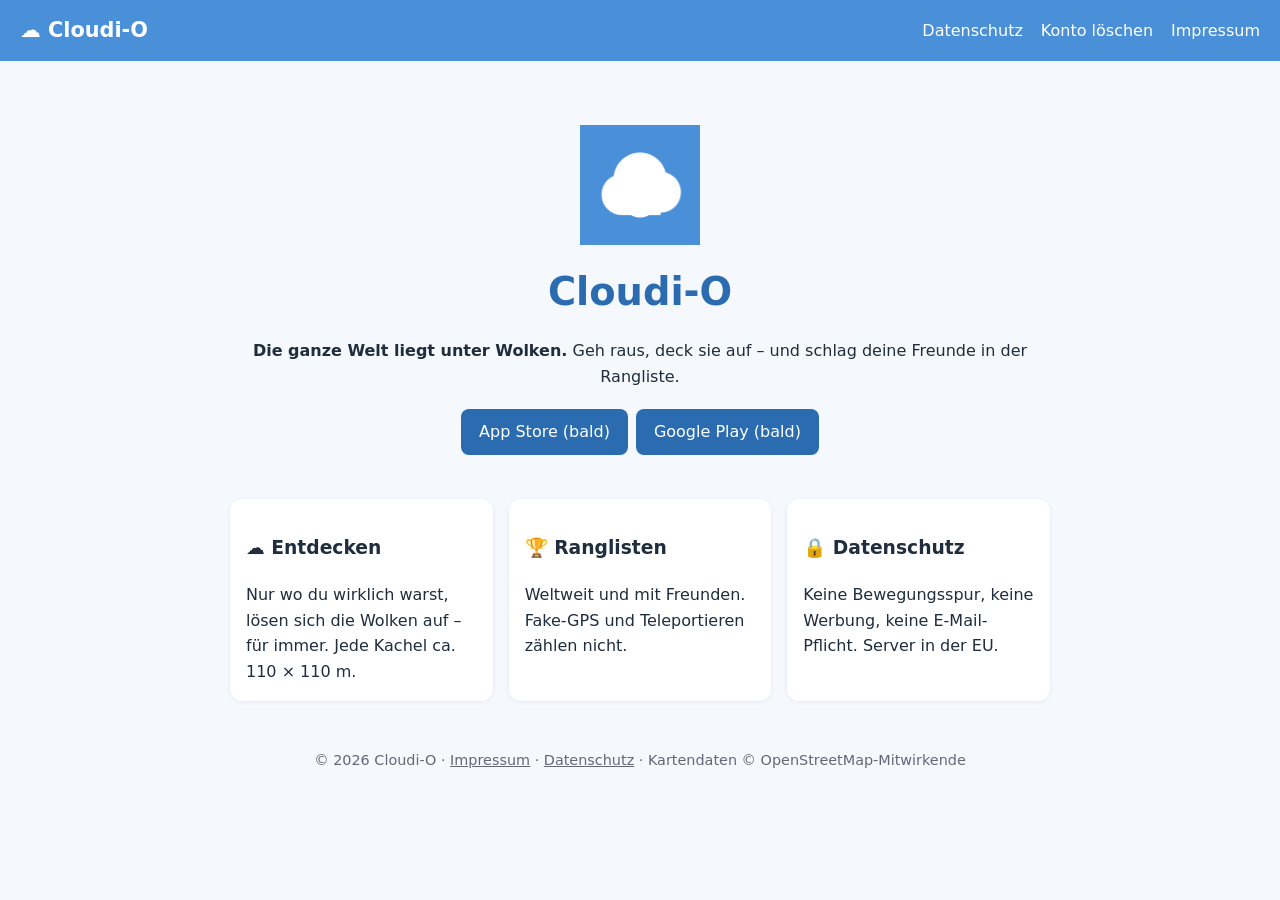
<file: index.html>
<!doctype html><html lang="de"><head><meta charset="utf-8"><meta name="viewport" content="width=device-width,initial-scale=1">
<title>Die Welt liegt unter Wolken – Cloudi-O</title><link rel="icon" href="icon.png"><link rel="stylesheet" href="style.css"></head><body>
<header><a class="logo" href="index.html">☁ Cloudi-O</a><a href="datenschutz.html">Datenschutz</a><a href="konto-loeschen.html">Konto löschen</a><a href="impressum.html">Impressum</a></header>
<main><section class="hero"><img src="icon.png" width="120" alt="Cloudi-O Logo"><h1>Cloudi-O</h1>
<p><b>Die ganze Welt liegt unter Wolken.</b> Geh raus, deck sie auf – und schlag deine Freunde in der Rangliste.</p>
<a class="btn" href="#">App Store (bald)</a><a class="btn" href="#">Google Play (bald)</a></section>
<div class="cards"><div class="card"><h3>☁ Entdecken</h3>Nur wo du wirklich warst, lösen sich die Wolken auf – für immer. Jede Kachel ca. 110 × 110 m.</div>
<div class="card"><h3>🏆 Ranglisten</h3>Weltweit und mit Freunden. Fake-GPS und Teleportieren zählen nicht.</div>
<div class="card"><h3>🔒 Datenschutz</h3>Keine Bewegungsspur, keine Werbung, keine E-Mail-Pflicht. Server in der EU.</div></div></main><footer>© 2026 Cloudi-O · <a href="impressum.html">Impressum</a> · <a href="datenschutz.html">Datenschutz</a> · Kartendaten © OpenStreetMap-Mitwirkende</footer></body></html>
</file>
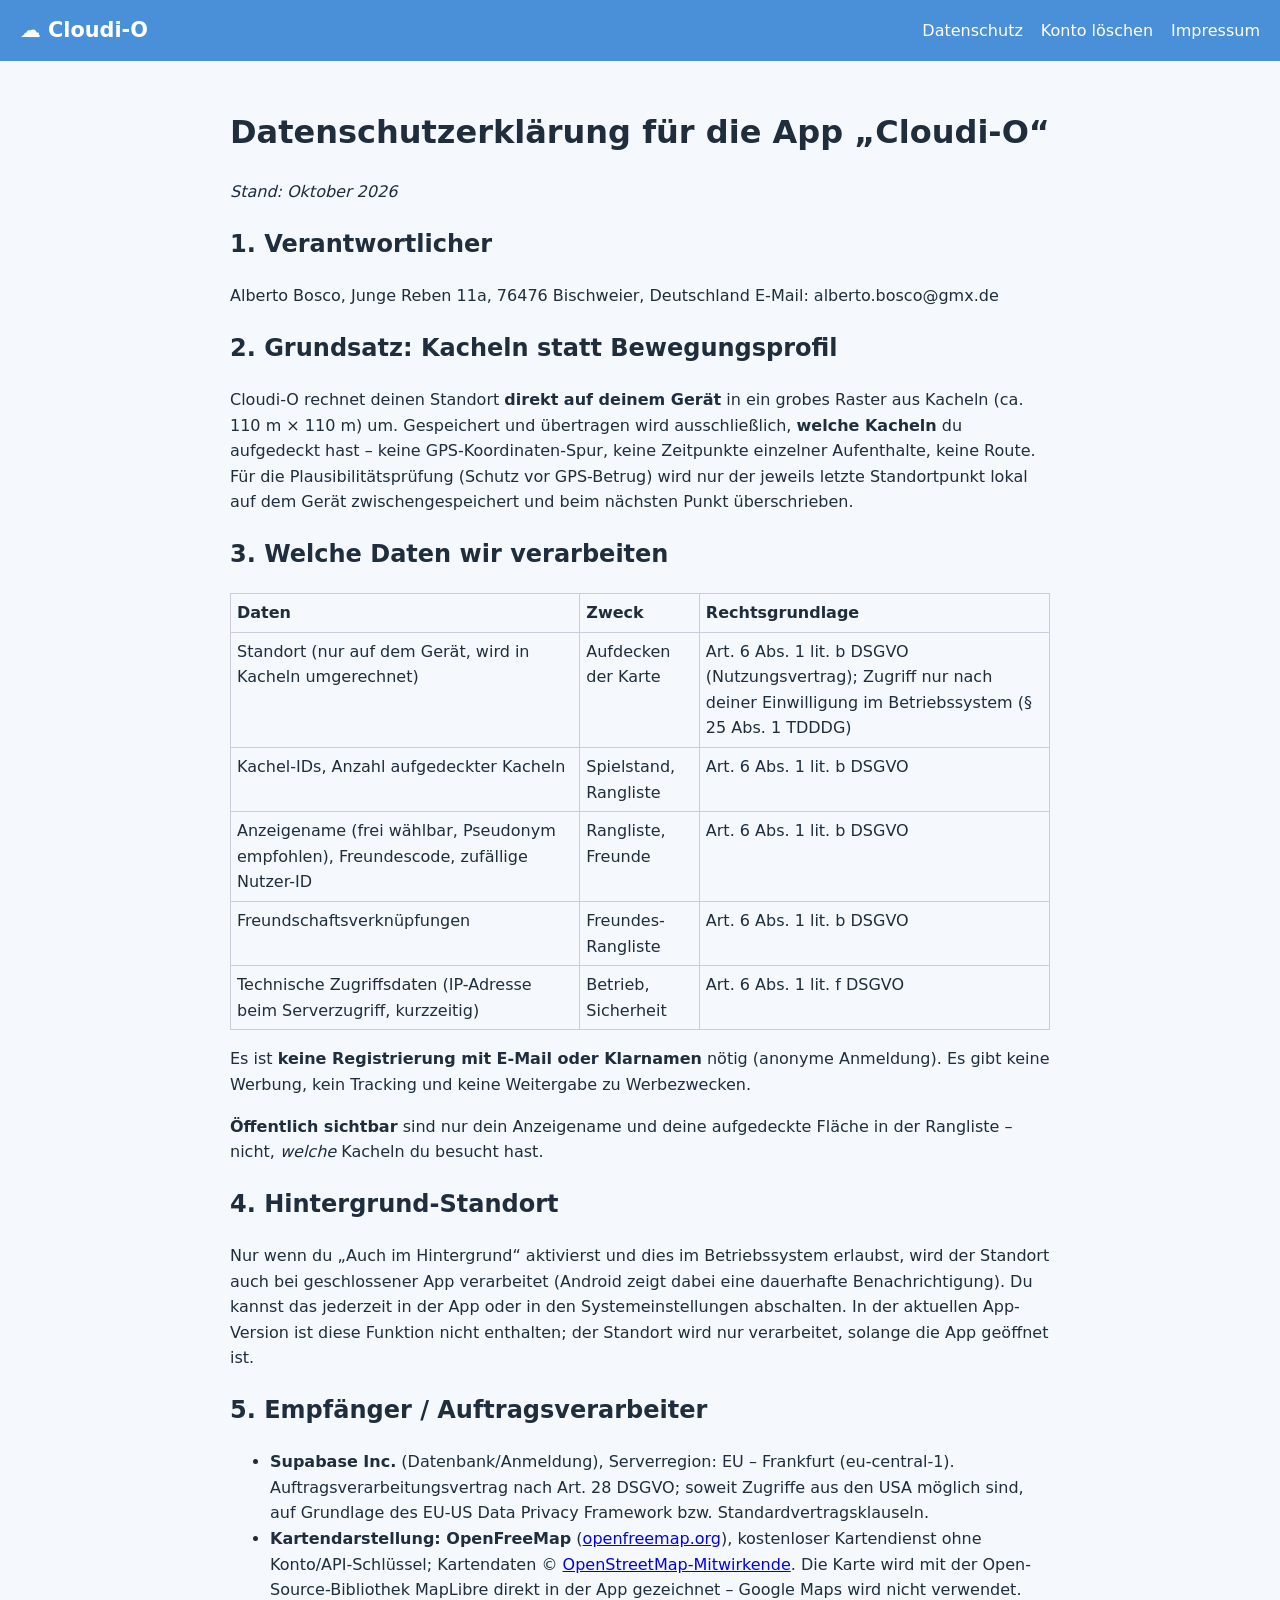
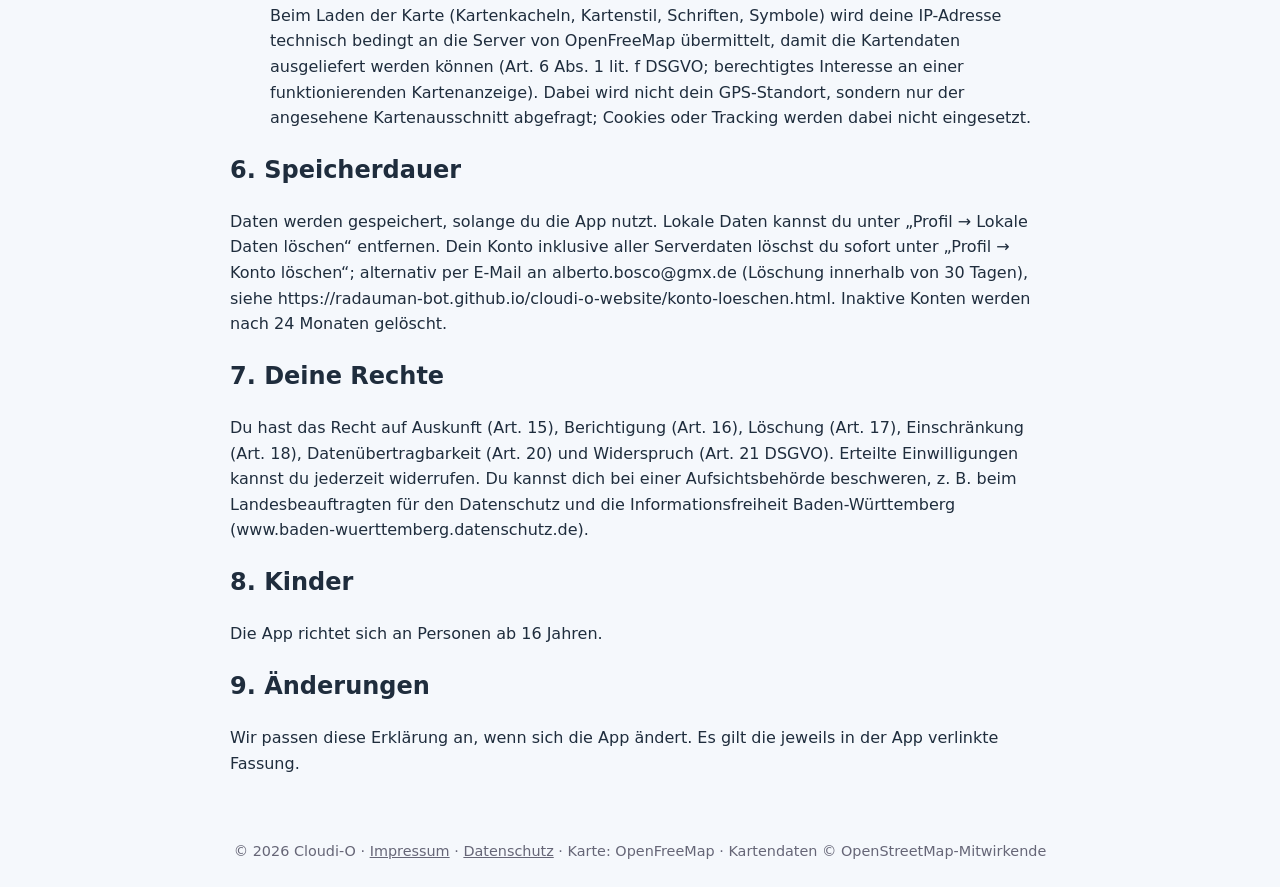
<file: datenschutz.html>
<!doctype html><html lang="de"><head><meta charset="utf-8"><meta name="viewport" content="width=device-width,initial-scale=1">
<title>Datenschutzerklärung – Cloudi-O</title><link rel="icon" href="icon.png"><link rel="stylesheet" href="style.css"></head><body>
<header><a class="logo" href="index.html">☁ Cloudi-O</a><a href="datenschutz.html">Datenschutz</a><a href="konto-loeschen.html">Konto löschen</a><a href="impressum.html">Impressum</a></header>
<main><h1>Datenschutzerklärung für die App „Cloudi-O“</h1>
<p><em>Stand: Oktober 2026</em></p>
<h2>1. Verantwortlicher</h2>
<p>Alberto Bosco, Junge Reben 11a, 76476 Bischweier, Deutschland
E-Mail: alberto.bosco@gmx.de</p>
<h2>2. Grundsatz: Kacheln statt Bewegungsprofil</h2>
<p>Cloudi-O rechnet deinen Standort <strong>direkt auf deinem Gerät</strong> in ein grobes Raster aus Kacheln (ca. 110 m × 110 m) um. Gespeichert und übertragen wird ausschließlich, <strong>welche Kacheln</strong> du aufgedeckt hast – keine GPS-Koordinaten-Spur, keine Zeitpunkte einzelner Aufenthalte, keine Route. Für die Plausibilitätsprüfung (Schutz vor GPS-Betrug) wird nur der jeweils letzte Standortpunkt lokal auf dem Gerät zwischengespeichert und beim nächsten Punkt überschrieben.</p>
<h2>3. Welche Daten wir verarbeiten</h2>
<table>
<thead>
<tr>
<th>Daten</th>
<th>Zweck</th>
<th>Rechtsgrundlage</th>
</tr>
</thead>
<tbody>
<tr>
<td>Standort (nur auf dem Gerät, wird in Kacheln umgerechnet)</td>
<td>Aufdecken der Karte</td>
<td>Art. 6 Abs. 1 lit. b DSGVO (Nutzungsvertrag); Zugriff nur nach deiner Einwilligung im Betriebssystem (§ 25 Abs. 1 TDDDG)</td>
</tr>
<tr>
<td>Kachel-IDs, Anzahl aufgedeckter Kacheln</td>
<td>Spielstand, Rangliste</td>
<td>Art. 6 Abs. 1 lit. b DSGVO</td>
</tr>
<tr>
<td>Anzeigename (frei wählbar, Pseudonym empfohlen), Freundescode, zufällige Nutzer-ID</td>
<td>Rangliste, Freunde</td>
<td>Art. 6 Abs. 1 lit. b DSGVO</td>
</tr>
<tr>
<td>Freundschaftsverknüpfungen</td>
<td>Freundes-Rangliste</td>
<td>Art. 6 Abs. 1 lit. b DSGVO</td>
</tr>
<tr>
<td>Technische Zugriffsdaten (IP-Adresse beim Serverzugriff, kurzzeitig)</td>
<td>Betrieb, Sicherheit</td>
<td>Art. 6 Abs. 1 lit. f DSGVO</td>
</tr>
</tbody>
</table>
<p>Es ist <strong>keine Registrierung mit E-Mail oder Klarnamen</strong> nötig (anonyme Anmeldung). Es gibt keine Werbung, kein Tracking und keine Weitergabe zu Werbezwecken.</p>
<p><strong>Öffentlich sichtbar</strong> sind nur dein Anzeigename und deine aufgedeckte Fläche in der Rangliste – nicht, <em>welche</em> Kacheln du besucht hast.</p>
<h2>4. Hintergrund-Standort</h2>
<p>Nur wenn du „Auch im Hintergrund“ aktivierst und dies im Betriebssystem erlaubst, wird der Standort auch bei geschlossener App verarbeitet (Android zeigt dabei eine dauerhafte Benachrichtigung). Du kannst das jederzeit in der App oder in den Systemeinstellungen abschalten. In der aktuellen App-Version ist diese Funktion nicht enthalten; der Standort wird nur verarbeitet, solange die App geöffnet ist.</p>
<h2>5. Empfänger / Auftragsverarbeiter</h2>
<ul>
<li><strong>Supabase Inc.</strong> (Datenbank/Anmeldung), Serverregion: EU – Frankfurt (eu-central-1). Auftragsverarbeitungsvertrag nach Art. 28 DSGVO; soweit Zugriffe aus den USA möglich sind, auf Grundlage des EU-US Data Privacy Framework bzw. Standardvertragsklauseln.</li>
<li><strong>Kartendarstellung: OpenFreeMap</strong> (<a href="https://openfreemap.org">openfreemap.org</a>), kostenloser Kartendienst ohne Konto/API-Schlüssel; Kartendaten © <a href="https://www.openstreetmap.org/copyright">OpenStreetMap-Mitwirkende</a>. Die Karte wird mit der Open-Source-Bibliothek MapLibre direkt in der App gezeichnet – Google Maps wird nicht verwendet. Beim Laden der Karte (Kartenkacheln, Kartenstil, Schriften, Symbole) wird deine IP-Adresse technisch bedingt an die Server von OpenFreeMap übermittelt, damit die Kartendaten ausgeliefert werden können (Art. 6 Abs. 1 lit. f DSGVO; berechtigtes Interesse an einer funktionierenden Kartenanzeige). Dabei wird nicht dein GPS-Standort, sondern nur der angesehene Kartenausschnitt abgefragt; Cookies oder Tracking werden dabei nicht eingesetzt.</li>
</ul>
<h2>6. Speicherdauer</h2>
<p>Daten werden gespeichert, solange du die App nutzt. Lokale Daten kannst du unter „Profil → Lokale Daten löschen“ entfernen. Dein Konto inklusive aller Serverdaten löschst du sofort unter „Profil → Konto löschen“; alternativ per E-Mail an alberto.bosco@gmx.de (Löschung innerhalb von 30 Tagen), siehe https://radauman-bot.github.io/cloudi-o-website/konto-loeschen.html. Inaktive Konten werden nach 24 Monaten gelöscht.</p>
<h2>7. Deine Rechte</h2>
<p>Du hast das Recht auf Auskunft (Art. 15), Berichtigung (Art. 16), Löschung (Art. 17), Einschränkung (Art. 18), Datenübertragbarkeit (Art. 20) und Widerspruch (Art. 21 DSGVO). Erteilte Einwilligungen kannst du jederzeit widerrufen. Du kannst dich bei einer Aufsichtsbehörde beschweren, z. B. beim Landesbeauftragten für den Datenschutz und die Informationsfreiheit Baden-Württemberg (www.baden-wuerttemberg.datenschutz.de).</p>
<h2>8. Kinder</h2>
<p>Die App richtet sich an Personen ab 16 Jahren.</p>
<h2>9. Änderungen</h2>
<p>Wir passen diese Erklärung an, wenn sich die App ändert. Es gilt die jeweils in der App verlinkte Fassung.</p></main><footer>© 2026 Cloudi-O · <a href="impressum.html">Impressum</a> · <a href="datenschutz.html">Datenschutz</a> · Karte: OpenFreeMap · Kartendaten © OpenStreetMap-Mitwirkende</footer></body></html>
</file>
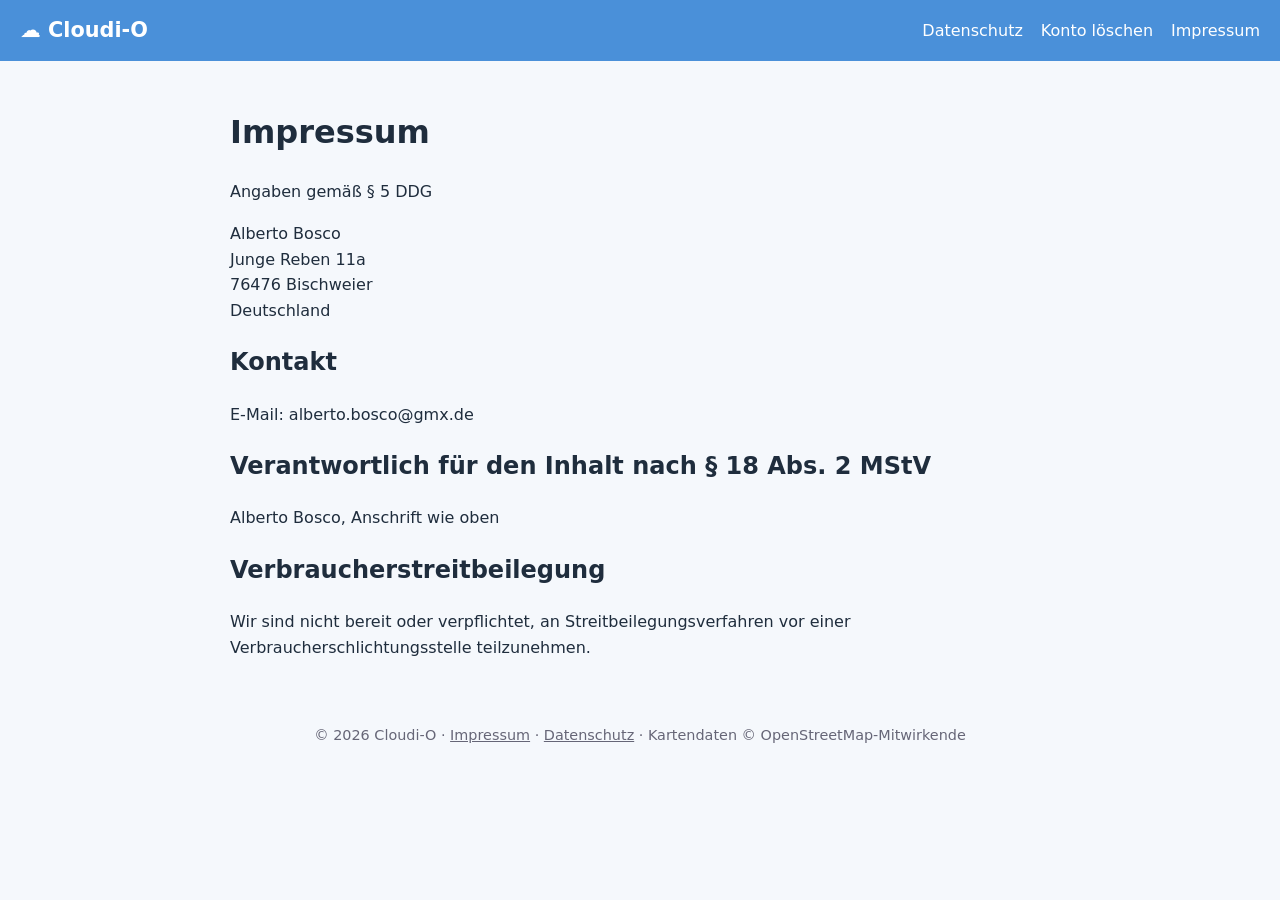
<file: impressum.html>
<!doctype html><html lang="de"><head><meta charset="utf-8"><meta name="viewport" content="width=device-width,initial-scale=1">
<title>Impressum – Cloudi-O</title><link rel="icon" href="icon.png"><link rel="stylesheet" href="style.css"></head><body>
<header><a class="logo" href="index.html">☁ Cloudi-O</a><a href="datenschutz.html">Datenschutz</a><a href="konto-loeschen.html">Konto löschen</a><a href="impressum.html">Impressum</a></header>
<main><h1>Impressum</h1><p>Angaben gemäß § 5 DDG</p>
<p>Alberto Bosco<br>Junge Reben 11a<br>76476 Bischweier<br>Deutschland</p>
<h2>Kontakt</h2><p>E-Mail: alberto.bosco@gmx.de</p>
<h2>Verantwortlich für den Inhalt nach § 18 Abs. 2 MStV</h2><p>Alberto Bosco, Anschrift wie oben</p>
<h2>Verbraucherstreitbeilegung</h2><p>Wir sind nicht bereit oder verpflichtet, an Streitbeilegungsverfahren vor einer Verbraucherschlichtungsstelle teilzunehmen.</p>
</main><footer>© 2026 Cloudi-O · <a href="impressum.html">Impressum</a> · <a href="datenschutz.html">Datenschutz</a> · Kartendaten © OpenStreetMap-Mitwirkende</footer></body></html>
</file>
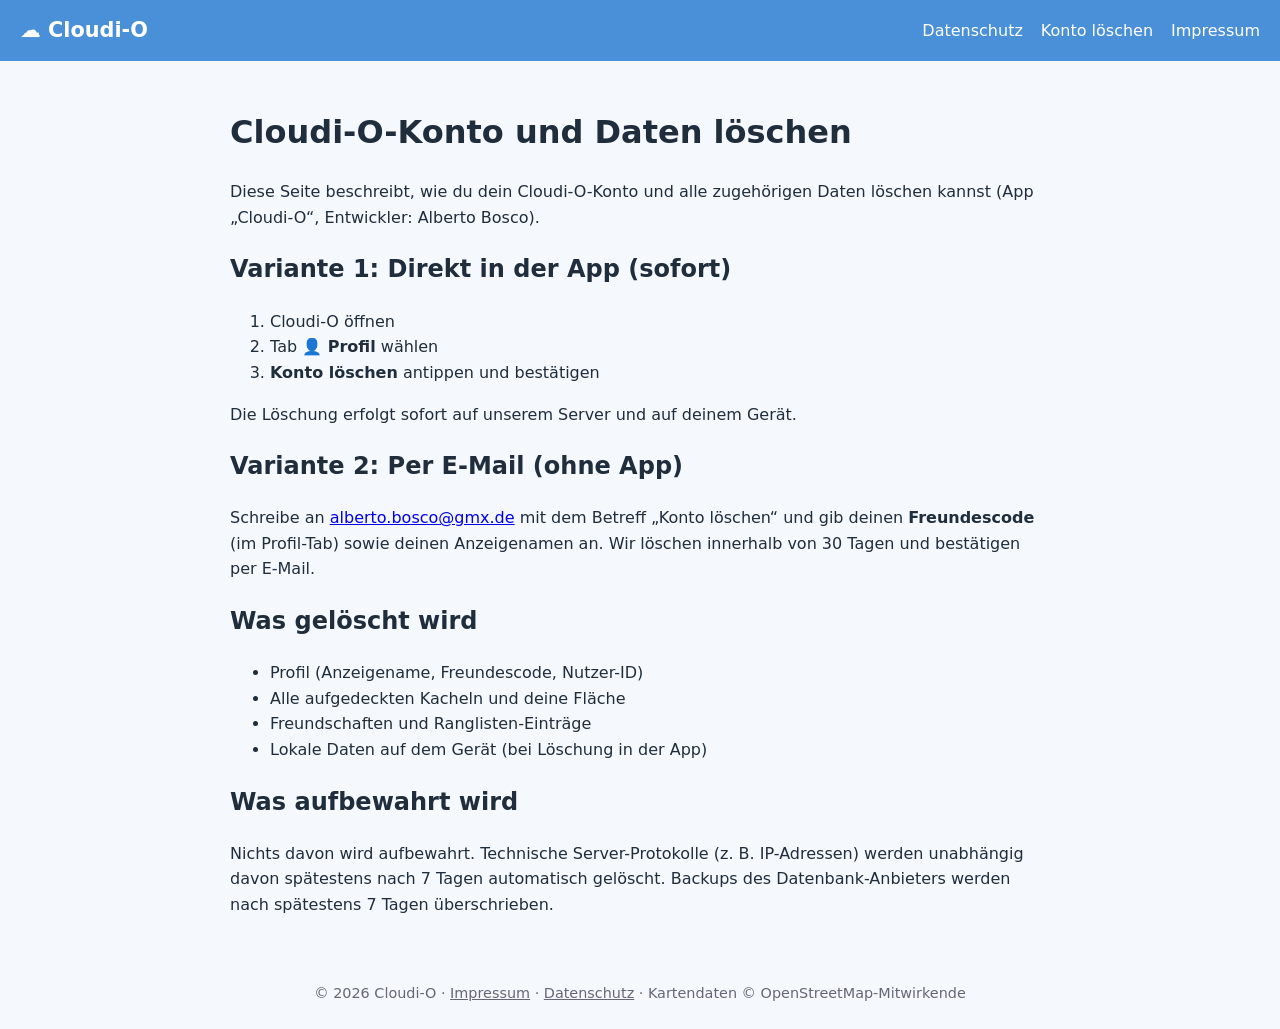
<file: konto-loeschen.html>
<!doctype html><html lang="de"><head><meta charset="utf-8"><meta name="viewport" content="width=device-width,initial-scale=1">
<title>Konto löschen – Cloudi-O</title><link rel="icon" href="icon.png"><link rel="stylesheet" href="style.css"></head><body>
<header><a class="logo" href="index.html">☁ Cloudi-O</a><a href="datenschutz.html">Datenschutz</a><a href="konto-loeschen.html">Konto löschen</a><a href="impressum.html">Impressum</a></header>
<main><h1>Cloudi-O-Konto und Daten löschen</h1>
<p>Diese Seite beschreibt, wie du dein Cloudi-O-Konto und alle zugehörigen Daten löschen kannst (App „Cloudi-O“, Entwickler: Alberto Bosco).</p>
<h2>Variante 1: Direkt in der App (sofort)</h2><ol><li>Cloudi-O öffnen</li><li>Tab <b>👤 Profil</b> wählen</li><li><b>Konto löschen</b> antippen und bestätigen</li></ol>
<p>Die Löschung erfolgt sofort auf unserem Server und auf deinem Gerät.</p>
<h2>Variante 2: Per E-Mail (ohne App)</h2><p>Schreibe an <a href="mailto:alberto.bosco@gmx.de?subject=Cloudi-O%20Konto%20l%C3%B6schen">alberto.bosco@gmx.de</a> mit dem Betreff „Konto löschen“ und gib deinen <b>Freundescode</b> (im Profil-Tab) sowie deinen Anzeigenamen an. Wir löschen innerhalb von 30 Tagen und bestätigen per E-Mail.</p>
<h2>Was gelöscht wird</h2><ul><li>Profil (Anzeigename, Freundescode, Nutzer-ID)</li><li>Alle aufgedeckten Kacheln und deine Fläche</li><li>Freundschaften und Ranglisten-Einträge</li><li>Lokale Daten auf dem Gerät (bei Löschung in der App)</li></ul>
<h2>Was aufbewahrt wird</h2><p>Nichts davon wird aufbewahrt. Technische Server-Protokolle (z. B. IP-Adressen) werden unabhängig davon spätestens nach 7 Tagen automatisch gelöscht. Backups des Datenbank-Anbieters werden nach spätestens 7 Tagen überschrieben.</p></main><footer>© 2026 Cloudi-O · <a href="impressum.html">Impressum</a> · <a href="datenschutz.html">Datenschutz</a> · Kartendaten © OpenStreetMap-Mitwirkende</footer></body></html>
</file>
<file: style.css>
body{font-family:system-ui,-apple-system,Segoe UI,Roboto,sans-serif;margin:0;color:#1f2d3d;background:#f5f8fc;line-height:1.6}
header{background:#4a90d9;color:#fff;padding:14px 20px;display:flex;gap:18px;align-items:center;flex-wrap:wrap}
header a{color:#fff;text-decoration:none}header .logo{font-weight:800;font-size:1.3em;margin-right:auto}
main{max-width:820px;margin:0 auto;padding:24px 20px}table{border-collapse:collapse;width:100%}td,th{border:1px solid #ccd;padding:6px;text-align:left;vertical-align:top}
.hero{text-align:center;padding:40px 0}.hero h1{font-size:2.4em;color:#2b6cb0;margin:.2em 0}.btn{display:inline-block;background:#2b6cb0;color:#fff;padding:10px 18px;border-radius:8px;text-decoration:none;margin:4px}
.cards{display:grid;grid-template-columns:repeat(auto-fit,minmax(220px,1fr));gap:16px}.card{background:#fff;border-radius:12px;padding:16px;box-shadow:0 1px 4px #0001}
footer{text-align:center;color:#667;padding:24px;font-size:.9em}footer a{color:#667}.ph{background:#fff3cd;padding:0 4px}
</file>
